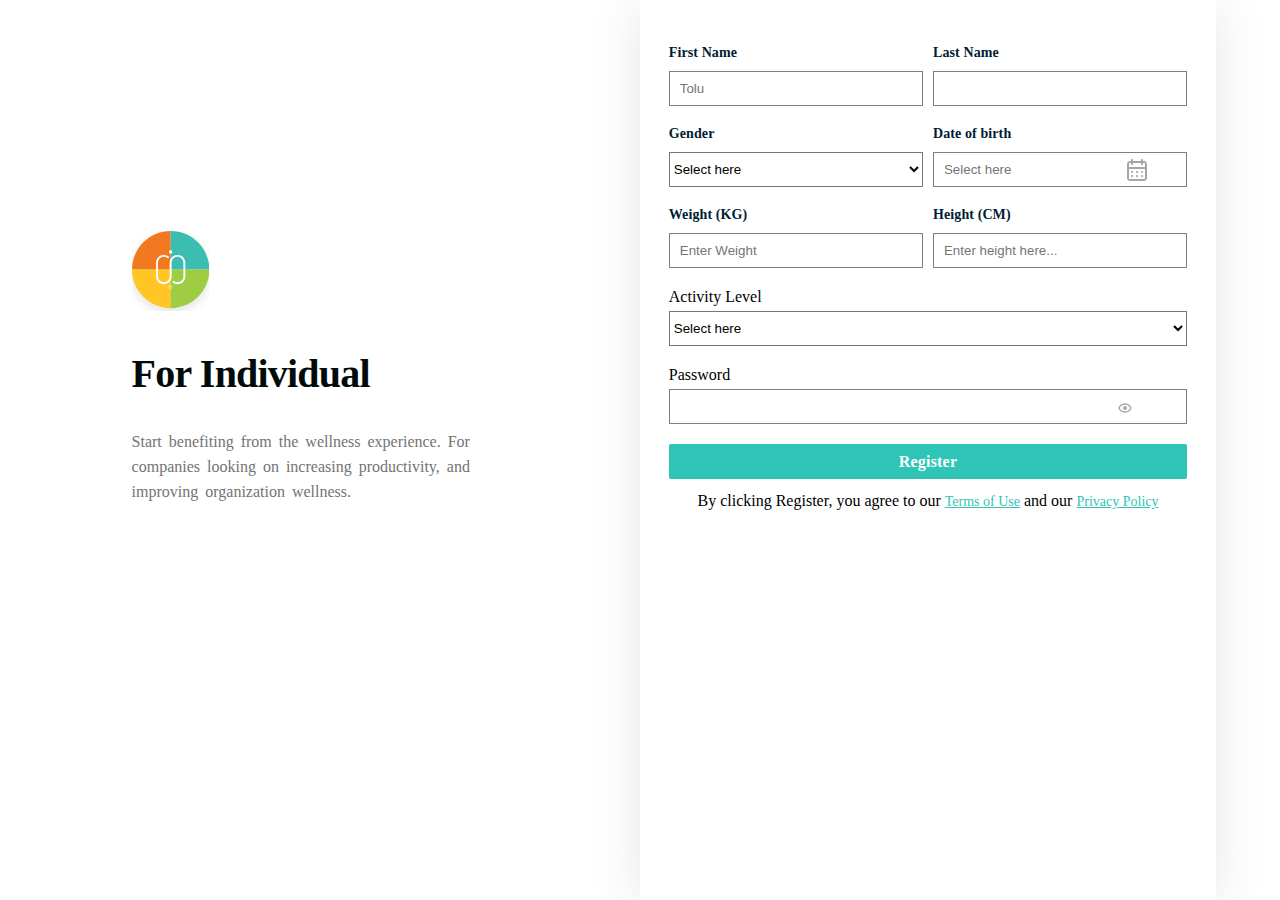
<file: index.html>
<!DOCTYPE html>
<html lang="en">

<head>
    <meta charset="UTF-8">
    <meta name="viewport" content="width=device-width, initial-scale=1.0">
    <title>Web Development Training</title>
    <link rel="stylesheet" href="./style.css">
</head>

<body>
    <main class="wrapper">
        <!-- <div class="navlinks">
            <a href="#">Sign Up</a>
            <a href="#">Individual</a>
        </div> -->



            <div class="content">
                            <!-- text and logo starts from here -->

                <div class="logo-text-container">
                           <!-- inner ends here -->

                    <div class="innerHolderLogoText">
                        <div class="logo">
                            <svg width="98" height="100" viewBox="0 0 98 100" fill="none" xmlns="http://www.w3.org/2000/svg">
                                <g clip-path="url(#clip0_1_15)" filter="url(#filter0_d_1_15)">
                                  <g opacity="0.1">
                                    <g opacity="0.1">
                                      <path opacity="0.1" d="M10 47.43H48.6731V8.84703C27.3157 8.84703 10 26.1224 10 47.43Z" fill="#1E1E1E"/>
                                      <path opacity="0.1" d="M87.3333 47.43C87.3333 26.1224 70.0175 8.84703 48.6602 8.84703V47.43H87.3333Z" fill="#1E1E1E"/>
                                      <path opacity="0.1" d="M10 47.43C10 68.7247 27.3157 86 48.6731 86V47.43H10Z" fill="#1E1E1E"/>
                                      <path opacity="0.1" d="M48.6731 86C70.0305 86 87.3462 68.7247 87.3462 47.4171H48.6731V86Z" fill="#1E1E1E"/>
                                    </g>
                                  </g>
                                  <path d="M10 44.5829H48.6731V6C27.3157 6 10 23.2754 10 44.5829Z" fill="#F37920"/>
                                  <path d="M87.3333 44.5829C87.3333 23.2754 70.0176 6 48.6731 6V44.5829H87.3333Z" fill="#3CBDB2"/>
                                  <path d="M10 44.5829C10 65.8905 27.3157 83.1658 48.6731 83.1658V44.5829H10Z" fill="#FFC624"/>
                                  <path d="M48.6731 83.153C70.0305 83.153 87.3462 65.8776 87.3462 44.57H48.6731V83.153Z" fill="#9ECD43"/>
                                  <path d="M49.8499 25.8251C49.5097 25.5166 49.1231 25.3469 48.6747 25.3469C48.1799 25.3469 47.7778 25.5012 47.4531 25.8251C47.1438 26.1337 46.9738 26.5502 46.9738 27.0438C46.9738 27.5375 47.1284 27.9386 47.4531 28.2626C47.7624 28.5711 48.1799 28.7408 48.6747 28.7408C49.1231 28.7408 49.5251 28.5865 49.8499 28.278C50.1901 27.9695 50.3601 27.5529 50.3601 27.0593C50.3601 26.5502 50.1901 26.1337 49.8499 25.8251Z" fill="white"/>
                                  <path d="M48.6747 63.8061C48.1799 63.8061 47.7778 63.6518 47.4531 63.3278C47.1438 63.0193 46.9738 62.6028 46.9738 62.1091C46.9738 61.6155 47.1284 61.2144 47.4531 60.8904C47.7624 60.5819 48.1799 60.4122 48.6747 60.4122C49.1231 60.4122 49.5251 60.5664 49.8499 60.8904C50.1901 61.2144 50.3601 61.6155 50.3601 62.1091C50.3601 62.6028 50.1901 63.0039 49.8499 63.3278C49.5097 63.6364 49.1231 63.8061 48.6747 63.8061ZM48.6747 60.8904C48.3036 60.8904 48.0252 60.9984 47.7933 61.2298C47.5613 61.4612 47.4531 61.7389 47.4531 62.1091C47.4531 62.4794 47.5613 62.7571 47.7933 62.9885C48.0252 63.2199 48.3036 63.3278 48.6747 63.3278C48.9994 63.3278 49.2777 63.2199 49.5406 62.9885C49.788 62.7571 49.8963 62.4794 49.8963 62.1091C49.8963 61.7543 49.7726 61.4612 49.5406 61.2298C49.2777 61.0138 48.9994 60.8904 48.6747 60.8904Z" fill="white"/>
                                  <path d="M35.9331 37.7501C35.9331 36.9325 36.0877 36.1766 36.397 35.4515C36.7063 34.7419 37.1238 34.1094 37.6495 33.5849C38.1752 33.0603 38.7938 32.6438 39.5205 32.3353C40.2318 32.0267 41.005 31.8725 41.8245 31.8725C42.644 31.8725 43.4017 32.0267 44.1285 32.3353C44.8398 32.6438 45.4583 33.0603 45.9686 33.5694C46.2778 33.0758 46.6335 32.6284 47.0355 32.2273C47.0819 32.181 47.1437 32.1347 47.1901 32.0884C46.5252 31.4559 45.7521 30.9623 44.8707 30.5766C43.912 30.1755 42.8914 29.9595 41.809 29.9595C40.7266 29.9595 39.7061 30.1601 38.7474 30.5766C37.7887 30.9777 36.9691 31.5331 36.2733 32.2273C35.5775 32.9215 35.0208 33.7545 34.6188 34.6956C34.2167 35.6521 34.0002 36.6702 34.0002 37.7501V44.5842H35.9176V37.7501H35.9331Z" fill="white"/>
                                  <path d="M47.7006 51.4183C47.7006 52.2359 47.5459 52.9918 47.2367 53.7169C47.2212 53.7478 47.2057 53.7632 47.1903 53.794C46.881 54.4728 46.479 55.0745 45.9842 55.5681L45.9687 55.5836C45.443 56.0926 44.8399 56.5092 44.1286 56.8177C43.4019 57.1262 42.6442 57.2805 41.8246 57.2805C41.0051 57.2805 40.2474 57.1262 39.5207 56.8177C38.7939 56.5092 38.1754 56.0926 37.6497 55.5681C37.1239 55.0436 36.7064 54.4265 36.3972 53.7015C36.0879 52.9918 35.9333 52.2205 35.9333 51.4029V44.5688H34.0159V51.4029C34.0159 52.4828 34.2169 53.5009 34.6344 54.4574C35.0364 55.4139 35.5931 56.2315 36.2889 56.9257C36.9848 57.6199 37.8198 58.1753 38.763 58.5764C39.7217 58.9775 40.7268 59.1935 41.8246 59.1935C42.9071 59.1935 43.9276 58.9929 44.8863 58.5764C45.7677 58.2061 46.5408 57.697 47.2058 57.0645C47.2521 57.0183 47.314 56.972 47.3604 56.9257C47.7624 56.5246 48.1181 56.0618 48.4273 55.5836C48.5201 55.4447 48.582 55.275 48.6747 55.1208C48.7984 54.9048 48.9221 54.6888 49.0304 54.4574C49.4324 53.5009 49.6489 52.4982 49.6489 51.4029V44.5688H47.7315V51.4183H47.7006Z" fill="white"/>
                                  <path d="M63.3178 37.7501C63.3178 36.6702 63.1168 35.6521 62.6993 34.6956C62.2973 33.7391 61.7406 32.9215 61.0448 32.2273C60.349 31.5331 59.514 30.9777 58.5707 30.5766C57.612 30.1755 56.5915 29.9595 55.5091 29.9595C54.4267 29.9595 53.4061 30.1601 52.4474 30.5766C51.566 30.9469 50.7929 31.4559 50.128 32.0884C50.0816 32.1347 50.0197 32.181 49.9733 32.2273C49.5713 32.6284 49.2156 33.0912 48.9064 33.5849C48.8136 33.7237 48.7518 33.8934 48.659 34.0477C48.5353 34.2636 48.4116 34.4796 48.3033 34.711C47.9013 35.6675 47.6848 36.6857 47.6848 37.7655V43.5815V44.5842H49.6022V43.5969V37.7501C49.6022 36.9325 49.7568 36.1766 50.0661 35.4515C50.0816 35.4206 50.097 35.4052 50.1125 35.3744C50.4218 34.6956 50.8238 34.0939 51.3186 33.5849L51.3341 33.5694C51.8598 33.0603 52.4629 32.6438 53.1742 32.3353C53.8855 32.0267 54.6586 31.8725 55.4781 31.8725C56.2977 31.8725 57.0554 32.0267 57.7821 32.3353C58.4934 32.6438 59.1274 33.0603 59.6531 33.5849C60.1789 34.1094 60.5964 34.7264 60.9056 35.4515C61.2149 36.1766 61.3695 36.9325 61.3695 37.7501V44.5842H63.2869V37.7501H63.3178Z" fill="white"/>
                                  <path d="M61.4003 44.5842V51.4183C61.4003 52.2359 61.2456 52.9918 60.9364 53.7169C60.6271 54.442 60.2096 55.059 59.6839 55.5836C59.1581 56.1081 58.5396 56.5246 57.8129 56.8331C57.0861 57.1417 56.3284 57.2959 55.5089 57.2959C54.6894 57.2959 53.9317 57.1417 53.2049 56.8331C52.4936 56.5246 51.8751 56.1081 51.3648 55.599C51.0556 56.0926 50.6999 56.54 50.2979 56.9565C50.2515 57.0028 50.1896 57.0491 50.1432 57.0954C50.8082 57.7279 51.5813 58.237 52.4627 58.6072C53.4214 59.0083 54.4265 59.2243 55.5243 59.2243C56.6068 59.2243 57.6273 59.0237 58.586 58.6072C59.5447 58.2061 60.3642 57.6508 61.0601 56.9565C61.7559 56.2623 62.3126 55.4293 62.7146 54.4882C63.1166 53.5318 63.3331 52.529 63.3331 51.4337V44.5996H61.4003V44.5842Z" fill="white"/>
                                </g>
                                <defs>
                                  <filter id="filter0_d_1_15" x="0" y="0" width="97.3333" height="100" filterUnits="userSpaceOnUse" color-interpolation-filters="sRGB">
                                    <feFlood flood-opacity="0" result="BackgroundImageFix"/>
                                    <feColorMatrix in="SourceAlpha" type="matrix" values="0 0 0 0 0 0 0 0 0 0 0 0 0 0 0 0 0 0 127 0" result="hardAlpha"/>
                                    <feOffset dy="4"/>
                                    <feGaussianBlur stdDeviation="5"/>
                                    <feColorMatrix type="matrix" values="0 0 0 0 0 0 0 0 0 0 0 0 0 0 0 0 0 0 0.1 0"/>
                                    <feBlend mode="normal" in2="BackgroundImageFix" result="effect1_dropShadow_1_15"/>
                                    <feBlend mode="normal" in="SourceGraphic" in2="effect1_dropShadow_1_15" result="shape"/>
                                  </filter>
                                  <clipPath id="clip0_1_15">
                                    <rect width="77.3333" height="80" fill="white" transform="translate(10 6)"/>
                                  </clipPath>
                                </defs>
                              </svg>
                           
                        </div> 
                        <div class="text">
                            <h2 class="bold-text">For Individual</h2>
                            <p class="anchor-text">Start benefiting from the wellness experience. For companies looking on
                                increasing productivity, and improving organization wellness.</p>

                                <p class="smallScreenContent">Inspiring wholesome harmony for the mind, body and spirit, for everyone, everywhere.</p>
                        </div>

                    </div>
       <!-- inner ends here -->     
            </div>

            <!-- text and logo ends here -->

            <!-- form div starts from here -->
            <div class="reg-form">
                <form>
                    <div class="name-container">
                        <div class="input-wrapper">
                            <label>First Name</label>
                            <input class="firstname" type="text" placeholder="Tolu">
                        </div>
                        <div class="input-wrapper">
                            <label>Last Name</label>
                            <input class="lastname" type="text" placeholder=" ">
                        </div>
                    </div>
                    <div class="name-container">
                        <div class="input-wrapper">
                            <label>Gender</label>
                            <select id="gender" name="gender">
                                <option value="" disabled selected>Select here</option>
                                <!-- <option value="male">Male</option>
                            <option value="female">Female</option> -->
                            </select>
                        </div>
                        <div class="input-wrapper">
                            <label>Date of birth</label>
                            <input type="text" placeholder="Select here" class="dob">
                            <svg width="24" height="24" viewBox="0 0 24 24" fill="none" xmlns="http://www.w3.org/2000/svg">
                                <path d="M12 19C12.1978 19 12.3911 18.9414 12.5556 18.8315C12.72 18.7216 12.8482 18.5654 12.9239 18.3827C12.9996 18.2 13.0194 17.9989 12.9808 17.8049C12.9422 17.6109 12.847 17.4327 12.7071 17.2929C12.5673 17.153 12.3891 17.0578 12.1951 17.0192C12.0011 16.9806 11.8 17.0004 11.6173 17.0761C11.4346 17.1518 11.2784 17.28 11.1685 17.4444C11.0586 17.6089 11 17.8022 11 18C11 18.2652 11.1054 18.5196 11.2929 18.7071C11.4804 18.8946 11.7348 19 12 19ZM17 19C17.1978 19 17.3911 18.9414 17.5556 18.8315C17.72 18.7216 17.8482 18.5654 17.9239 18.3827C17.9996 18.2 18.0194 17.9989 17.9808 17.8049C17.9422 17.6109 17.847 17.4327 17.7071 17.2929C17.5673 17.153 17.3891 17.0578 17.1951 17.0192C17.0011 16.9806 16.8 17.0004 16.6173 17.0761C16.4346 17.1518 16.2784 17.28 16.1685 17.4444C16.0586 17.6089 16 17.8022 16 18C16 18.2652 16.1054 18.5196 16.2929 18.7071C16.4804 18.8946 16.7348 19 17 19ZM17 15C17.1978 15 17.3911 14.9414 17.5556 14.8315C17.72 14.7216 17.8482 14.5654 17.9239 14.3827C17.9996 14.2 18.0194 13.9989 17.9808 13.8049C17.9422 13.6109 17.847 13.4327 17.7071 13.2929C17.5673 13.153 17.3891 13.0578 17.1951 13.0192C17.0011 12.9806 16.8 13.0004 16.6173 13.0761C16.4346 13.1518 16.2784 13.28 16.1685 13.4444C16.0586 13.6089 16 13.8022 16 14C16 14.2652 16.1054 14.5196 16.2929 14.7071C16.4804 14.8946 16.7348 15 17 15ZM12 15C12.1978 15 12.3911 14.9414 12.5556 14.8315C12.72 14.7216 12.8482 14.5654 12.9239 14.3827C12.9996 14.2 13.0194 13.9989 12.9808 13.8049C12.9422 13.6109 12.847 13.4327 12.7071 13.2929C12.5673 13.153 12.3891 13.0578 12.1951 13.0192C12.0011 12.9806 11.8 13.0004 11.6173 13.0761C11.4346 13.1518 11.2784 13.28 11.1685 13.4444C11.0586 13.6089 11 13.8022 11 14C11 14.2652 11.1054 14.5196 11.2929 14.7071C11.4804 14.8946 11.7348 15 12 15ZM19 3H18V2C18 1.73478 17.8946 1.48043 17.7071 1.29289C17.5196 1.10536 17.2652 1 17 1C16.7348 1 16.4804 1.10536 16.2929 1.29289C16.1054 1.48043 16 1.73478 16 2V3H8V2C8 1.73478 7.89464 1.48043 7.70711 1.29289C7.51957 1.10536 7.26522 1 7 1C6.73478 1 6.48043 1.10536 6.29289 1.29289C6.10536 1.48043 6 1.73478 6 2V3H5C4.20435 3 3.44129 3.31607 2.87868 3.87868C2.31607 4.44129 2 5.20435 2 6V20C2 20.7956 2.31607 21.5587 2.87868 22.1213C3.44129 22.6839 4.20435 23 5 23H19C19.7956 23 20.5587 22.6839 21.1213 22.1213C21.6839 21.5587 22 20.7956 22 20V6C22 5.20435 21.6839 4.44129 21.1213 3.87868C20.5587 3.31607 19.7956 3 19 3ZM20 20C20 20.2652 19.8946 20.5196 19.7071 20.7071C19.5196 20.8946 19.2652 21 19 21H5C4.73478 21 4.48043 20.8946 4.29289 20.7071C4.10536 20.5196 4 20.2652 4 20V11H20V20ZM20 9H4V6C4 5.73478 4.10536 5.48043 4.29289 5.29289C4.48043 5.10536 4.73478 5 5 5H6V6C6 6.26522 6.10536 6.51957 6.29289 6.70711C6.48043 6.89464 6.73478 7 7 7C7.26522 7 7.51957 6.89464 7.70711 6.70711C7.89464 6.51957 8 6.26522 8 6V5H16V6C16 6.26522 16.1054 6.51957 16.2929 6.70711C16.4804 6.89464 16.7348 7 17 7C17.2652 7 17.5196 6.89464 17.7071 6.70711C17.8946 6.51957 18 6.26522 18 6V5H19C19.2652 5 19.5196 5.10536 19.7071 5.29289C19.8946 5.48043 20 5.73478 20 6V9ZM7 15C7.19778 15 7.39112 14.9414 7.55557 14.8315C7.72002 14.7216 7.84819 14.5654 7.92388 14.3827C7.99957 14.2 8.01937 13.9989 7.98079 13.8049C7.9422 13.6109 7.84696 13.4327 7.70711 13.2929C7.56725 13.153 7.38907 13.0578 7.19509 13.0192C7.00111 12.9806 6.80004 13.0004 6.61732 13.0761C6.43459 13.1518 6.27841 13.28 6.16853 13.4444C6.05865 13.6089 6 13.8022 6 14C6 14.2652 6.10536 14.5196 6.29289 14.7071C6.48043 14.8946 6.73478 15 7 15ZM7 19C7.19778 19 7.39112 18.9414 7.55557 18.8315C7.72002 18.7216 7.84819 18.5654 7.92388 18.3827C7.99957 18.2 8.01937 17.9989 7.98079 17.8049C7.9422 17.6109 7.84696 17.4327 7.70711 17.2929C7.56725 17.153 7.38907 17.0578 7.19509 17.0192C7.00111 16.9806 6.80004 17.0004 6.61732 17.0761C6.43459 17.1518 6.27841 17.28 6.16853 17.4444C6.05865 17.6089 6 17.8022 6 18C6 18.2652 6.10536 18.5196 6.29289 18.7071C6.48043 18.8946 6.73478 19 7 19Z" fill="#A6A6A6"/>
                              </svg>
                        </div>
                    </div>
                    <div class="name-container">
                        <div class="input-wrapper">
                            <label>Weight (KG)</label>
                            <input type="text" placeholder="Enter Weight" />
                        </div>
                        <div class="input-wrapper">
                            <label>Height (CM)</label>
                            <input type="text" placeholder="Enter height here..." />
                        </div>
                    </div>
                    <div class="activity">
                        <label>Activity Level</label>
                        <select id="activity" name="activity">
                            <option value="" disabled selected>Select here</option>
                        </select>
                    </div>
                    <div class="password">
                        <label>Password</label>
                        <input type="password" name="password" class="password">
                        <svg width="16" height="16" viewBox="0 0 16 16" fill="none" xmlns="http://www.w3.org/2000/svg">
                            <path d="M7.99998 6.00001C6.90531 6.00001 5.99998 6.90601 5.99998 8.00001C5.99998 9.09468 6.90531 10 7.99998 10C9.09398 10 9.99998 9.09468 9.99998 8.00001C9.99998 6.90601 9.09398 6.00001 7.99998 6.00001Z" fill="#A6A6A6"/>
                            <path d="M7.99998 3.33334C2.93864 3.33334 1.41752 7.74468 1.4036 7.78934L1.33331 8.00001L1.40294 8.21068C1.41753 8.25534 2.93864 12.6667 7.99998 12.6667C13.0613 12.6667 14.5824 8.25534 14.5964 8.21068L14.6666 8.00001L14.597 7.78934C14.5824 7.74468 13.0613 3.33334 7.99998 3.33334ZM7.99998 11.3333C4.45181 11.3333 3.07723 8.76934 2.74436 8.00001C3.07856 7.22801 4.4538 4.66668 7.99998 4.66668C11.5482 4.66668 12.9227 7.23068 13.2556 8.00001C12.9214 8.77201 11.5462 11.3333 7.99998 11.3333Z" fill="#A6A6A6"/>
                          </svg>
                    </div>
                    <div>
                        <button class="submit">Register</button>
                    </div>
                    <div class="footer-text">
                        <p>By clicking Register, you agree to our <span class="colored-text">Terms of Use</span> and our
                            <span class="colored-text">Privacy Policy</span>
                        </p>
                    </div>
                </form>
            </div>
                        <!-- form div ends here -->

        </div>
        </div>
    </main>
</body>

</html>
</file>
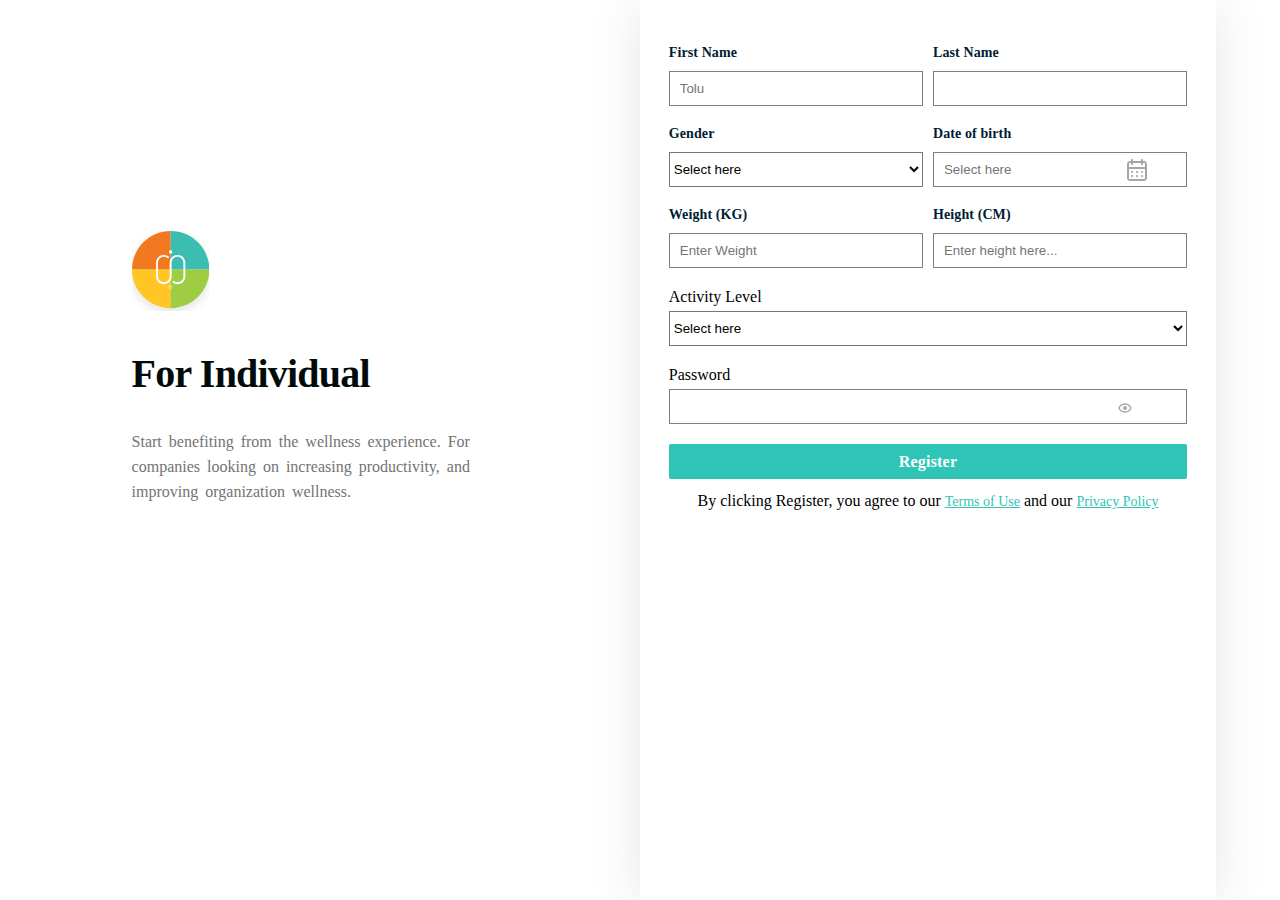
<file: web-dev.html>
<!DOCTYPE html>
<html lang="en">

<head>
    <meta charset="UTF-8">
    <meta name="viewport" content="width=device-width, initial-scale=1.0">
    <title>Web Development Training</title>
    <link rel="stylesheet" href="./web-dev.css">
</head>

<body>
    <main class="wrapper">
        <!-- <div class="navlinks">
            <a href="#">Sign Up</a>
            <a href="#">Individual</a>
        </div> -->



            <div class="content">
                            <!-- text and logo starts from here -->

                <div class="logo-text-container">
                           <!-- inner ends here -->

                    <div class="innerHolderLogoText">
                        <div class="logo">
                            <svg width="98" height="100" viewBox="0 0 98 100" fill="none" xmlns="http://www.w3.org/2000/svg">
                                <g clip-path="url(#clip0_1_15)" filter="url(#filter0_d_1_15)">
                                  <g opacity="0.1">
                                    <g opacity="0.1">
                                      <path opacity="0.1" d="M10 47.43H48.6731V8.84703C27.3157 8.84703 10 26.1224 10 47.43Z" fill="#1E1E1E"/>
                                      <path opacity="0.1" d="M87.3333 47.43C87.3333 26.1224 70.0175 8.84703 48.6602 8.84703V47.43H87.3333Z" fill="#1E1E1E"/>
                                      <path opacity="0.1" d="M10 47.43C10 68.7247 27.3157 86 48.6731 86V47.43H10Z" fill="#1E1E1E"/>
                                      <path opacity="0.1" d="M48.6731 86C70.0305 86 87.3462 68.7247 87.3462 47.4171H48.6731V86Z" fill="#1E1E1E"/>
                                    </g>
                                  </g>
                                  <path d="M10 44.5829H48.6731V6C27.3157 6 10 23.2754 10 44.5829Z" fill="#F37920"/>
                                  <path d="M87.3333 44.5829C87.3333 23.2754 70.0176 6 48.6731 6V44.5829H87.3333Z" fill="#3CBDB2"/>
                                  <path d="M10 44.5829C10 65.8905 27.3157 83.1658 48.6731 83.1658V44.5829H10Z" fill="#FFC624"/>
                                  <path d="M48.6731 83.153C70.0305 83.153 87.3462 65.8776 87.3462 44.57H48.6731V83.153Z" fill="#9ECD43"/>
                                  <path d="M49.8499 25.8251C49.5097 25.5166 49.1231 25.3469 48.6747 25.3469C48.1799 25.3469 47.7778 25.5012 47.4531 25.8251C47.1438 26.1337 46.9738 26.5502 46.9738 27.0438C46.9738 27.5375 47.1284 27.9386 47.4531 28.2626C47.7624 28.5711 48.1799 28.7408 48.6747 28.7408C49.1231 28.7408 49.5251 28.5865 49.8499 28.278C50.1901 27.9695 50.3601 27.5529 50.3601 27.0593C50.3601 26.5502 50.1901 26.1337 49.8499 25.8251Z" fill="white"/>
                                  <path d="M48.6747 63.8061C48.1799 63.8061 47.7778 63.6518 47.4531 63.3278C47.1438 63.0193 46.9738 62.6028 46.9738 62.1091C46.9738 61.6155 47.1284 61.2144 47.4531 60.8904C47.7624 60.5819 48.1799 60.4122 48.6747 60.4122C49.1231 60.4122 49.5251 60.5664 49.8499 60.8904C50.1901 61.2144 50.3601 61.6155 50.3601 62.1091C50.3601 62.6028 50.1901 63.0039 49.8499 63.3278C49.5097 63.6364 49.1231 63.8061 48.6747 63.8061ZM48.6747 60.8904C48.3036 60.8904 48.0252 60.9984 47.7933 61.2298C47.5613 61.4612 47.4531 61.7389 47.4531 62.1091C47.4531 62.4794 47.5613 62.7571 47.7933 62.9885C48.0252 63.2199 48.3036 63.3278 48.6747 63.3278C48.9994 63.3278 49.2777 63.2199 49.5406 62.9885C49.788 62.7571 49.8963 62.4794 49.8963 62.1091C49.8963 61.7543 49.7726 61.4612 49.5406 61.2298C49.2777 61.0138 48.9994 60.8904 48.6747 60.8904Z" fill="white"/>
                                  <path d="M35.9331 37.7501C35.9331 36.9325 36.0877 36.1766 36.397 35.4515C36.7063 34.7419 37.1238 34.1094 37.6495 33.5849C38.1752 33.0603 38.7938 32.6438 39.5205 32.3353C40.2318 32.0267 41.005 31.8725 41.8245 31.8725C42.644 31.8725 43.4017 32.0267 44.1285 32.3353C44.8398 32.6438 45.4583 33.0603 45.9686 33.5694C46.2778 33.0758 46.6335 32.6284 47.0355 32.2273C47.0819 32.181 47.1437 32.1347 47.1901 32.0884C46.5252 31.4559 45.7521 30.9623 44.8707 30.5766C43.912 30.1755 42.8914 29.9595 41.809 29.9595C40.7266 29.9595 39.7061 30.1601 38.7474 30.5766C37.7887 30.9777 36.9691 31.5331 36.2733 32.2273C35.5775 32.9215 35.0208 33.7545 34.6188 34.6956C34.2167 35.6521 34.0002 36.6702 34.0002 37.7501V44.5842H35.9176V37.7501H35.9331Z" fill="white"/>
                                  <path d="M47.7006 51.4183C47.7006 52.2359 47.5459 52.9918 47.2367 53.7169C47.2212 53.7478 47.2057 53.7632 47.1903 53.794C46.881 54.4728 46.479 55.0745 45.9842 55.5681L45.9687 55.5836C45.443 56.0926 44.8399 56.5092 44.1286 56.8177C43.4019 57.1262 42.6442 57.2805 41.8246 57.2805C41.0051 57.2805 40.2474 57.1262 39.5207 56.8177C38.7939 56.5092 38.1754 56.0926 37.6497 55.5681C37.1239 55.0436 36.7064 54.4265 36.3972 53.7015C36.0879 52.9918 35.9333 52.2205 35.9333 51.4029V44.5688H34.0159V51.4029C34.0159 52.4828 34.2169 53.5009 34.6344 54.4574C35.0364 55.4139 35.5931 56.2315 36.2889 56.9257C36.9848 57.6199 37.8198 58.1753 38.763 58.5764C39.7217 58.9775 40.7268 59.1935 41.8246 59.1935C42.9071 59.1935 43.9276 58.9929 44.8863 58.5764C45.7677 58.2061 46.5408 57.697 47.2058 57.0645C47.2521 57.0183 47.314 56.972 47.3604 56.9257C47.7624 56.5246 48.1181 56.0618 48.4273 55.5836C48.5201 55.4447 48.582 55.275 48.6747 55.1208C48.7984 54.9048 48.9221 54.6888 49.0304 54.4574C49.4324 53.5009 49.6489 52.4982 49.6489 51.4029V44.5688H47.7315V51.4183H47.7006Z" fill="white"/>
                                  <path d="M63.3178 37.7501C63.3178 36.6702 63.1168 35.6521 62.6993 34.6956C62.2973 33.7391 61.7406 32.9215 61.0448 32.2273C60.349 31.5331 59.514 30.9777 58.5707 30.5766C57.612 30.1755 56.5915 29.9595 55.5091 29.9595C54.4267 29.9595 53.4061 30.1601 52.4474 30.5766C51.566 30.9469 50.7929 31.4559 50.128 32.0884C50.0816 32.1347 50.0197 32.181 49.9733 32.2273C49.5713 32.6284 49.2156 33.0912 48.9064 33.5849C48.8136 33.7237 48.7518 33.8934 48.659 34.0477C48.5353 34.2636 48.4116 34.4796 48.3033 34.711C47.9013 35.6675 47.6848 36.6857 47.6848 37.7655V43.5815V44.5842H49.6022V43.5969V37.7501C49.6022 36.9325 49.7568 36.1766 50.0661 35.4515C50.0816 35.4206 50.097 35.4052 50.1125 35.3744C50.4218 34.6956 50.8238 34.0939 51.3186 33.5849L51.3341 33.5694C51.8598 33.0603 52.4629 32.6438 53.1742 32.3353C53.8855 32.0267 54.6586 31.8725 55.4781 31.8725C56.2977 31.8725 57.0554 32.0267 57.7821 32.3353C58.4934 32.6438 59.1274 33.0603 59.6531 33.5849C60.1789 34.1094 60.5964 34.7264 60.9056 35.4515C61.2149 36.1766 61.3695 36.9325 61.3695 37.7501V44.5842H63.2869V37.7501H63.3178Z" fill="white"/>
                                  <path d="M61.4003 44.5842V51.4183C61.4003 52.2359 61.2456 52.9918 60.9364 53.7169C60.6271 54.442 60.2096 55.059 59.6839 55.5836C59.1581 56.1081 58.5396 56.5246 57.8129 56.8331C57.0861 57.1417 56.3284 57.2959 55.5089 57.2959C54.6894 57.2959 53.9317 57.1417 53.2049 56.8331C52.4936 56.5246 51.8751 56.1081 51.3648 55.599C51.0556 56.0926 50.6999 56.54 50.2979 56.9565C50.2515 57.0028 50.1896 57.0491 50.1432 57.0954C50.8082 57.7279 51.5813 58.237 52.4627 58.6072C53.4214 59.0083 54.4265 59.2243 55.5243 59.2243C56.6068 59.2243 57.6273 59.0237 58.586 58.6072C59.5447 58.2061 60.3642 57.6508 61.0601 56.9565C61.7559 56.2623 62.3126 55.4293 62.7146 54.4882C63.1166 53.5318 63.3331 52.529 63.3331 51.4337V44.5996H61.4003V44.5842Z" fill="white"/>
                                </g>
                                <defs>
                                  <filter id="filter0_d_1_15" x="0" y="0" width="97.3333" height="100" filterUnits="userSpaceOnUse" color-interpolation-filters="sRGB">
                                    <feFlood flood-opacity="0" result="BackgroundImageFix"/>
                                    <feColorMatrix in="SourceAlpha" type="matrix" values="0 0 0 0 0 0 0 0 0 0 0 0 0 0 0 0 0 0 127 0" result="hardAlpha"/>
                                    <feOffset dy="4"/>
                                    <feGaussianBlur stdDeviation="5"/>
                                    <feColorMatrix type="matrix" values="0 0 0 0 0 0 0 0 0 0 0 0 0 0 0 0 0 0 0.1 0"/>
                                    <feBlend mode="normal" in2="BackgroundImageFix" result="effect1_dropShadow_1_15"/>
                                    <feBlend mode="normal" in="SourceGraphic" in2="effect1_dropShadow_1_15" result="shape"/>
                                  </filter>
                                  <clipPath id="clip0_1_15">
                                    <rect width="77.3333" height="80" fill="white" transform="translate(10 6)"/>
                                  </clipPath>
                                </defs>
                              </svg>
                           
                        </div> 
                        <div class="text">
                            <h2 class="bold-text">For Individual</h2>
                            <p class="anchor-text">Start benefiting from the wellness experience. For companies looking on
                                increasing productivity, and improving organization wellness.</p>

                                <p class="smallScreenContent">Inspiring wholesome harmony for the mind, body and spirit, for everyone, everywhere.</p>
                        </div>

                    </div>
       <!-- inner ends here -->     
            </div>

            <!-- text and logo ends here -->

            <!-- form div starts from here -->
            <div class="reg-form">
                <form>
                    <div class="name-container">
                        <div class="input-wrapper">
                            <label>First Name</label>
                            <input class="firstname" type="text" placeholder="Tolu">
                        </div>
                        <div class="input-wrapper">
                            <label>Last Name</label>
                            <input class="lastname" type="text" placeholder=" ">
                        </div>
                    </div>
                    <div class="name-container">
                        <div class="input-wrapper">
                            <label>Gender</label>
                            <select id="gender" name="gender">
                                <option value="" disabled selected>Select here</option>
                                <!-- <option value="male">Male</option>
                            <option value="female">Female</option> -->
                            </select>
                        </div>
                        <div class="input-wrapper">
                            <label>Date of birth</label>
                            <input type="text" placeholder="Select here" class="dob">
                            <svg width="24" height="24" viewBox="0 0 24 24" fill="none" xmlns="http://www.w3.org/2000/svg">
                                <path d="M12 19C12.1978 19 12.3911 18.9414 12.5556 18.8315C12.72 18.7216 12.8482 18.5654 12.9239 18.3827C12.9996 18.2 13.0194 17.9989 12.9808 17.8049C12.9422 17.6109 12.847 17.4327 12.7071 17.2929C12.5673 17.153 12.3891 17.0578 12.1951 17.0192C12.0011 16.9806 11.8 17.0004 11.6173 17.0761C11.4346 17.1518 11.2784 17.28 11.1685 17.4444C11.0586 17.6089 11 17.8022 11 18C11 18.2652 11.1054 18.5196 11.2929 18.7071C11.4804 18.8946 11.7348 19 12 19ZM17 19C17.1978 19 17.3911 18.9414 17.5556 18.8315C17.72 18.7216 17.8482 18.5654 17.9239 18.3827C17.9996 18.2 18.0194 17.9989 17.9808 17.8049C17.9422 17.6109 17.847 17.4327 17.7071 17.2929C17.5673 17.153 17.3891 17.0578 17.1951 17.0192C17.0011 16.9806 16.8 17.0004 16.6173 17.0761C16.4346 17.1518 16.2784 17.28 16.1685 17.4444C16.0586 17.6089 16 17.8022 16 18C16 18.2652 16.1054 18.5196 16.2929 18.7071C16.4804 18.8946 16.7348 19 17 19ZM17 15C17.1978 15 17.3911 14.9414 17.5556 14.8315C17.72 14.7216 17.8482 14.5654 17.9239 14.3827C17.9996 14.2 18.0194 13.9989 17.9808 13.8049C17.9422 13.6109 17.847 13.4327 17.7071 13.2929C17.5673 13.153 17.3891 13.0578 17.1951 13.0192C17.0011 12.9806 16.8 13.0004 16.6173 13.0761C16.4346 13.1518 16.2784 13.28 16.1685 13.4444C16.0586 13.6089 16 13.8022 16 14C16 14.2652 16.1054 14.5196 16.2929 14.7071C16.4804 14.8946 16.7348 15 17 15ZM12 15C12.1978 15 12.3911 14.9414 12.5556 14.8315C12.72 14.7216 12.8482 14.5654 12.9239 14.3827C12.9996 14.2 13.0194 13.9989 12.9808 13.8049C12.9422 13.6109 12.847 13.4327 12.7071 13.2929C12.5673 13.153 12.3891 13.0578 12.1951 13.0192C12.0011 12.9806 11.8 13.0004 11.6173 13.0761C11.4346 13.1518 11.2784 13.28 11.1685 13.4444C11.0586 13.6089 11 13.8022 11 14C11 14.2652 11.1054 14.5196 11.2929 14.7071C11.4804 14.8946 11.7348 15 12 15ZM19 3H18V2C18 1.73478 17.8946 1.48043 17.7071 1.29289C17.5196 1.10536 17.2652 1 17 1C16.7348 1 16.4804 1.10536 16.2929 1.29289C16.1054 1.48043 16 1.73478 16 2V3H8V2C8 1.73478 7.89464 1.48043 7.70711 1.29289C7.51957 1.10536 7.26522 1 7 1C6.73478 1 6.48043 1.10536 6.29289 1.29289C6.10536 1.48043 6 1.73478 6 2V3H5C4.20435 3 3.44129 3.31607 2.87868 3.87868C2.31607 4.44129 2 5.20435 2 6V20C2 20.7956 2.31607 21.5587 2.87868 22.1213C3.44129 22.6839 4.20435 23 5 23H19C19.7956 23 20.5587 22.6839 21.1213 22.1213C21.6839 21.5587 22 20.7956 22 20V6C22 5.20435 21.6839 4.44129 21.1213 3.87868C20.5587 3.31607 19.7956 3 19 3ZM20 20C20 20.2652 19.8946 20.5196 19.7071 20.7071C19.5196 20.8946 19.2652 21 19 21H5C4.73478 21 4.48043 20.8946 4.29289 20.7071C4.10536 20.5196 4 20.2652 4 20V11H20V20ZM20 9H4V6C4 5.73478 4.10536 5.48043 4.29289 5.29289C4.48043 5.10536 4.73478 5 5 5H6V6C6 6.26522 6.10536 6.51957 6.29289 6.70711C6.48043 6.89464 6.73478 7 7 7C7.26522 7 7.51957 6.89464 7.70711 6.70711C7.89464 6.51957 8 6.26522 8 6V5H16V6C16 6.26522 16.1054 6.51957 16.2929 6.70711C16.4804 6.89464 16.7348 7 17 7C17.2652 7 17.5196 6.89464 17.7071 6.70711C17.8946 6.51957 18 6.26522 18 6V5H19C19.2652 5 19.5196 5.10536 19.7071 5.29289C19.8946 5.48043 20 5.73478 20 6V9ZM7 15C7.19778 15 7.39112 14.9414 7.55557 14.8315C7.72002 14.7216 7.84819 14.5654 7.92388 14.3827C7.99957 14.2 8.01937 13.9989 7.98079 13.8049C7.9422 13.6109 7.84696 13.4327 7.70711 13.2929C7.56725 13.153 7.38907 13.0578 7.19509 13.0192C7.00111 12.9806 6.80004 13.0004 6.61732 13.0761C6.43459 13.1518 6.27841 13.28 6.16853 13.4444C6.05865 13.6089 6 13.8022 6 14C6 14.2652 6.10536 14.5196 6.29289 14.7071C6.48043 14.8946 6.73478 15 7 15ZM7 19C7.19778 19 7.39112 18.9414 7.55557 18.8315C7.72002 18.7216 7.84819 18.5654 7.92388 18.3827C7.99957 18.2 8.01937 17.9989 7.98079 17.8049C7.9422 17.6109 7.84696 17.4327 7.70711 17.2929C7.56725 17.153 7.38907 17.0578 7.19509 17.0192C7.00111 16.9806 6.80004 17.0004 6.61732 17.0761C6.43459 17.1518 6.27841 17.28 6.16853 17.4444C6.05865 17.6089 6 17.8022 6 18C6 18.2652 6.10536 18.5196 6.29289 18.7071C6.48043 18.8946 6.73478 19 7 19Z" fill="#A6A6A6"/>
                              </svg>
                        </div>
                    </div>
                    <div class="name-container">
                        <div class="input-wrapper">
                            <label>Weight (KG)</label>
                            <input type="text" placeholder="Enter Weight" />
                        </div>
                        <div class="input-wrapper">
                            <label>Height (CM)</label>
                            <input type="text" placeholder="Enter height here..." />
                        </div>
                    </div>
                    <div class="activity">
                        <label>Activity Level</label>
                        <select id="activity" name="activity">
                            <option value="" disabled selected>Select here</option>
                        </select>
                    </div>
                    <div class="password">
                        <label>Password</label>
                        <input type="password" name="password" class="password">
                        <svg width="16" height="16" viewBox="0 0 16 16" fill="none" xmlns="http://www.w3.org/2000/svg">
                            <path d="M7.99998 6.00001C6.90531 6.00001 5.99998 6.90601 5.99998 8.00001C5.99998 9.09468 6.90531 10 7.99998 10C9.09398 10 9.99998 9.09468 9.99998 8.00001C9.99998 6.90601 9.09398 6.00001 7.99998 6.00001Z" fill="#A6A6A6"/>
                            <path d="M7.99998 3.33334C2.93864 3.33334 1.41752 7.74468 1.4036 7.78934L1.33331 8.00001L1.40294 8.21068C1.41753 8.25534 2.93864 12.6667 7.99998 12.6667C13.0613 12.6667 14.5824 8.25534 14.5964 8.21068L14.6666 8.00001L14.597 7.78934C14.5824 7.74468 13.0613 3.33334 7.99998 3.33334ZM7.99998 11.3333C4.45181 11.3333 3.07723 8.76934 2.74436 8.00001C3.07856 7.22801 4.4538 4.66668 7.99998 4.66668C11.5482 4.66668 12.9227 7.23068 13.2556 8.00001C12.9214 8.77201 11.5462 11.3333 7.99998 11.3333Z" fill="#A6A6A6"/>
                          </svg>
                    </div>
                    <div>
                        <button class="submit">Register</button>
                    </div>
                    <div class="footer-text">
                        <p>By clicking Register, you agree to our <span class="colored-text">Terms of Use</span> and our
                            <span class="colored-text">Privacy Policy</span>
                        </p>
                    </div>
                </form>
            </div>
                        <!-- form div ends here -->

        </div>
        </div>
    </main>
</body>

</html>
</file>
<file: style.css>
*{
    box-sizing: border-box;
    margin: 0;
    padding: 0;
}
.wrapper{
    width: 100%;
    height: 100vh;
    /* background-color: yellow; */
    display: flex;
    justify-content: center;
    align-items: center;

    /* width: 1440px;
height: 840px;
flex-shrink: 0; */
}



.content{
    /* height: 100%;
    display: flex; 
     padding: 140px;
    margin: 0 auto;
    width: 50%;
    background-color: orange; */

    width: 90%;
    height: 100%;
    /* background-color: greenyellow; */
    display: flex;
}



.logo-text-container{
    max-height: 100%;
    /* display: flex; */
    /* flex-direction: column; */
    /* width: 460px;  */
    width: 50%;
    display: flex;
    justify-content: center;
    align-items: center;
    /* background-color: pink; */
}

.innerHolderLogoText{
    /* background-color: pink; */
    width: 80%;
    min-height: 50%;
    /* background-color: aquamarine; */
}


.bold-text{
    padding-top: 20px;
    padding-left: 10px;
    color: var(--CL-Black, #000B0A);
font-family: Brown;
font-size: 40px;
font-style: normal;
font-weight: 700;
line-height: 50px; /* 125% */
letter-spacing: -0.8px;
    padding-bottom: 20px;
}



.anchor-text{
    width: 80%;
    padding-left: 10px;
    color: var(--CL-Grey, #737373);
font-family: Brown;
font-size: 16px;
font-style: normal;
font-weight: 400;
line-height: 25px; /* 156.25% */
padding-top: 10px;
word-spacing: 3px;

}

.smallScreenContent{
     width: 80%;
    padding-left: 10px;
    color: var(--CL-Grey, #737373);
font-family: Brown;
font-size: 16px;
font-style: normal;
font-weight: 400;
line-height: 25px; /* 156.25% */
padding-top: 10px;
word-spacing: 3px;
display: none;

}

/* form styling starts from here */

.reg-form{
     height: 100%;
     width: 50%;
    /* box-sizing: border-box;
    border-radius: 6px; */
/* background: #e40b0b; */
box-shadow: 0px 4px 50px 0px rgba(4, 8, 19, 0.10);
/* padding: 40px; */
/* width: 580px;  */
display: flex;
justify-content: center;
align-items: center;


> form{
    /* background-color: purple; */
    height: 90%;
    width: 90%;
}
}



/* 
.fullname{
 display: flex;
 gap: 5px;
 border: 2px solid red;
 padding-right: 24px;
} */






.name-container{
    display: flex;
    gap: 10px;
 
}





.input-wrapper{
    display: flex;
    flex-direction: column;
    gap: 10px;
    color: var(--Text-Headings, #011C34); 
width: 50%;
padding-bottom: 20px;
position: relative;

> label{

    font-family: Sofia Pro;
    font-size: 14px;
    font-style: normal;
    font-weight: 600;
    line-height: normal;
    letter-spacing: 0.1px;
}

> input[type=text]{
    height: 35px;
    padding-left: 10px;
        background: none;
        border: 1px solid grey;

}

> input[type=text]:focus{
    /* outline: none; */
    border: 1px solid #2EC4B6;
    outline-color: #2EC4B6;
}

> select{
    height: 35px;
    
}

svg{
    position: absolute;
    top: 2.0em;
    left: 12em;

}
}



#gender{
    background: none;
}


#activity{
width: 100%;
background: none;
margin-bottom: 20px;
height: 35px;
margin-top: 5px;

}

.password{
        background: none;

    width: 100%;
    margin-bottom: 10px;
    position: relative;

    > input[type=password]{
        height: 35px;
        padding-left: 10px;
        border: 1px solid grey;
        margin-top: 5px;
    }

    > input[type=password]:focus{
        outline: none;
    }

    svg{
        position: absolute;
        top: 2.1em;
        left: 28em;
}


}

.submit{
    background-color: var(--CL-Green, #2EC4B6);
backdrop-filter: drop-shadow(0px 10px 40px rgba(0, 0, 0, 0.10));
width: 100%;
/* border-radius: none; */
color: var(--Basic-100, #ffffff);
text-align: center;
font-family: Sofia Pro;
font-size: 16px;
font-style: normal;
font-weight: 600;
line-height: normal;
letter-spacing: 0.2px;
height: 35px;
border: none;
border-radius: 2px;

  &:hover{
    cursor: pointer;
 }
}

.colored-text{
    color: var(--CL-Green, #2EC4B6);
font-family: Sofia Pro;
font-size: 14px;
font-style: normal;
font-weight: 500;
line-height: 25px;
text-decoration-line: underline;
align-items: center;
}

.footer-text{
    text-align: center;
    > p{
        padding-top: 10px;
    }
}

/* mobile responsiveness style starts from here */

@media screen and (max-width: 920px) and  (min-width: 240px){

    .content{
        flex-direction: column;
    }

    .logo-text-container{
        width: 100%;
        /* background-color: yellowgreen; */
    }

   

    .bold-text{

        font-size: 30px;
        padding-bottom: 0;
        padding-top: 0;
    }

    .anchor-text{
        width: 100%;
        padding-bottom: 0%;
        padding-bottom: 0%;
        display: none;
    }

    .smallScreenContent{
display: block;
    }
    .reg-form{
        width: 100%;
       
    }

    .name-container{
        /* display: flex; */
        flex-direction: column;
        gap: 0;
    }


    .input-wrapper{
     
    /* background-color: yellow; */
    width: 100%;
  
    
    
    
    > input[type=text]{

        width: 100%;
      
    }
    
    }

    .password{
        svg{
            left: 12em;
        }
    }
}
</file>
<file: web-dev.css>
*{
    box-sizing: border-box;
    margin: 0;
    padding: 0;
}
.wrapper{
    width: 100%;
    height: 100vh;
    /* background-color: yellow; */
    display: flex;
    justify-content: center;
    align-items: center;

    /* width: 1440px;
height: 840px;
flex-shrink: 0; */
}



.content{
    /* height: 100%;
    display: flex; 
     padding: 140px;
    margin: 0 auto;
    width: 50%;
    background-color: orange; */

    width: 90%;
    height: 100%;
    /* background-color: greenyellow; */
    display: flex;
}



.logo-text-container{
    max-height: 100%;
    /* display: flex; */
    /* flex-direction: column; */
    /* width: 460px;  */
    width: 50%;
    display: flex;
    justify-content: center;
    align-items: center;
    /* background-color: pink; */
}

.innerHolderLogoText{
    /* background-color: pink; */
    width: 80%;
    min-height: 50%;
    /* background-color: aquamarine; */
}


.bold-text{
    padding-top: 20px;
    padding-left: 10px;
    color: var(--CL-Black, #000B0A);
font-family: Brown;
font-size: 40px;
font-style: normal;
font-weight: 700;
line-height: 50px; /* 125% */
letter-spacing: -0.8px;
    padding-bottom: 20px;
}



.anchor-text{
    width: 80%;
    padding-left: 10px;
    color: var(--CL-Grey, #737373);
font-family: Brown;
font-size: 16px;
font-style: normal;
font-weight: 400;
line-height: 25px; /* 156.25% */
padding-top: 10px;
word-spacing: 3px;

}

.smallScreenContent{
     width: 80%;
    padding-left: 10px;
    color: var(--CL-Grey, #737373);
font-family: Brown;
font-size: 16px;
font-style: normal;
font-weight: 400;
line-height: 25px; /* 156.25% */
padding-top: 10px;
word-spacing: 3px;
display: none;

}

/* form styling starts from here */

.reg-form{
     height: 100%;
     width: 50%;
    /* box-sizing: border-box;
    border-radius: 6px; */
/* background: #e40b0b; */
box-shadow: 0px 4px 50px 0px rgba(4, 8, 19, 0.10);
/* padding: 40px; */
/* width: 580px;  */
display: flex;
justify-content: center;
align-items: center;


> form{
    /* background-color: purple; */
    height: 90%;
    width: 90%;
}
}



/* 
.fullname{
 display: flex;
 gap: 5px;
 border: 2px solid red;
 padding-right: 24px;
} */






.name-container{
    display: flex;
    gap: 10px;
 
}





.input-wrapper{
    display: flex;
    flex-direction: column;
    gap: 10px;
    color: var(--Text-Headings, #011C34); 
width: 50%;
padding-bottom: 20px;
position: relative;

> label{

    font-family: Sofia Pro;
    font-size: 14px;
    font-style: normal;
    font-weight: 600;
    line-height: normal;
    letter-spacing: 0.1px;
}

> input[type=text]{
    height: 35px;
    padding-left: 10px;
        background: none;
        border: 1px solid grey;

}

> input[type=text]:focus{
    /* outline: none; */
    border: 1px solid #2EC4B6;
    outline-color: #2EC4B6;
}

> select{
    height: 35px;
    
}

svg{
    position: absolute;
    top: 2.0em;
    left: 12em;

}
}



#gender{
    background: none;
}


#activity{
width: 100%;
background: none;
margin-bottom: 20px;
height: 35px;
margin-top: 5px;

}

.password{
        background: none;

    width: 100%;
    margin-bottom: 10px;
    position: relative;

    > input[type=password]{
        height: 35px;
        padding-left: 10px;
        border: 1px solid grey;
        margin-top: 5px;
    }

    > input[type=password]:focus{
        outline: none;
    }

    svg{
        position: absolute;
        top: 2.1em;
        left: 28em;
}


}

.submit{
    background-color: var(--CL-Green, #2EC4B6);
backdrop-filter: drop-shadow(0px 10px 40px rgba(0, 0, 0, 0.10));
width: 100%;
/* border-radius: none; */
color: var(--Basic-100, #ffffff);
text-align: center;
font-family: Sofia Pro;
font-size: 16px;
font-style: normal;
font-weight: 600;
line-height: normal;
letter-spacing: 0.2px;
height: 35px;
border: none;
border-radius: 2px;

  &:hover{
    cursor: pointer;
 }
}

.colored-text{
    color: var(--CL-Green, #2EC4B6);
font-family: Sofia Pro;
font-size: 14px;
font-style: normal;
font-weight: 500;
line-height: 25px;
text-decoration-line: underline;
align-items: center;
}

.footer-text{
    text-align: center;
    > p{
        padding-top: 10px;
    }
}

/* mobile responsiveness style starts from here */

@media screen and (max-width: 920px) and  (min-width: 240px){

    .content{
        flex-direction: column;
    }

    .logo-text-container{
        width: 100%;
        /* background-color: yellowgreen; */
    }

   

    .bold-text{

        font-size: 30px;
        padding-bottom: 0;
        padding-top: 0;
    }

    .anchor-text{
        width: 100%;
        padding-bottom: 0%;
        padding-bottom: 0%;
        display: none;
    }

    .smallScreenContent{
display: block;
    }
    .reg-form{
        width: 100%;
       
    }

    .name-container{
        /* display: flex; */
        flex-direction: column;
        gap: 0;
    }


    .input-wrapper{
     
    /* background-color: yellow; */
    width: 100%;
  
    
    
    
    > input[type=text]{

        width: 100%;
      
    }
    
    }

    .password{
        svg{
            left: 12em;
        }
    }
}
</file>
